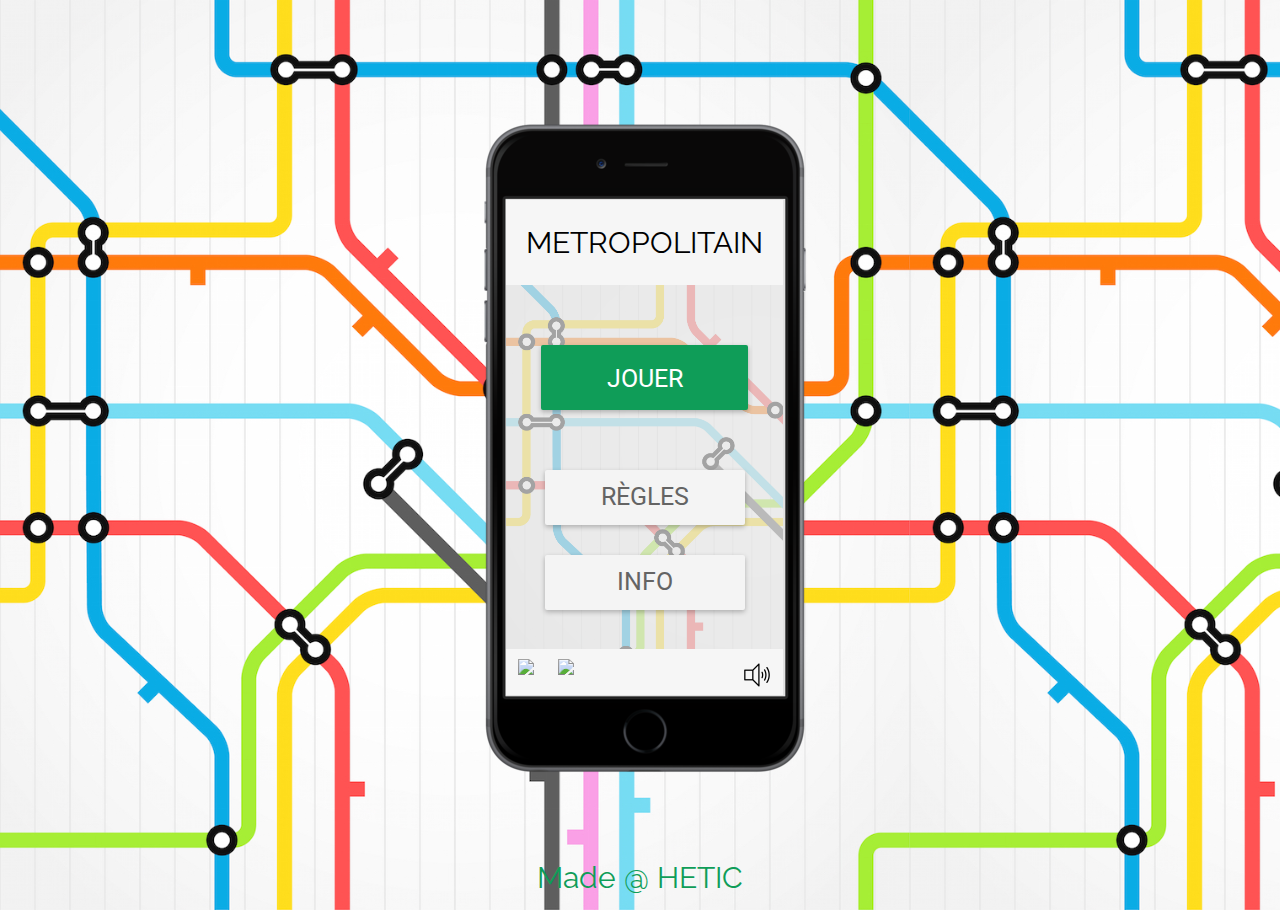
<file: index.html>
<!DOCTYPE html>
<html lang="fr">

<head>
    <meta charset="utf-8">
    <title>Metropolitain</title>
    <link href="styles/style.css" rel="stylesheet">
    <link href='http://fonts.googleapis.com/css?family=Raleway:400' rel='stylesheet' type='text/css'>
    <link href='http://fonts.googleapis.com/css?family=Roboto:500,300,400' rel='stylesheet' type='text/css'>
    <link rel="import" href="https://www.polymer-project.org/0.5/components/paper-ripple/paper-ripple.html">
    <meta name="viewport" content="width=device-width, initial-scale=1.0, maximum-scale=1.0, minimum-scale=1.0, user-scalable=no, minimal-ui">
    <link rel="image_src" href="imgs/imgsrc.png" />
</head>

<body class="bg">

    <!--Loader -->

    <div class="load"></div>
    <i class="loader"></i>

    <!-- Container -->

    <div id="barre">
        METROPOLITAIN
    </div>

    <a href="level.html">
        <div class="button raised green transition big">
            <p>JOUER</p>
            <paper-ripple fit></paper-ripple>
        </div>
    </a>

    <a onclick="$('#popup_regles').fadeIn();">
        <div class="button raised grey transition" style="margin-top:60px;">
            <p>RÈGLES</p>
            <paper-ripple fit></paper-ripple>
        </div>
    </a>

    <a onclick="$('#popup_info').fadeIn();">
        <div class="button raised grey transition" style="margin-top:30px;">
            <p>INFO</p>
            <paper-ripple fit></paper-ripple>
        </div>
    </a>

    <div id="barre_bas">
        <img src="http://cdn.flaticon.com/png/256/10033.png" style="width:30px;float:left;padding-left:12px;padding-bottom:10px;">
        <img src="http://cdn.flaticon.com/png/256/69407.png" style="width:30px;float:left;">
        <img src="imgs/Volume.png" onclick="stop_sounds();" id="sound" />
    </div>
    
    <!-- Pop-up des règles et infos du quizz -->
    
    <div id="popup_regles" class="popup" onclick="hidePopup('popup_regles');">
        <h1>RÈGLES DU JEU</h1>
        <p>Une bonne réponse à une question vous permet de gagner un ticket.
            <br>Si vous n’avez pas le nombre de tickets nécessaire et que le contrôleur passe, vous retournez au début de la ligne.
            <br>Lorsqu’un musicien entre dans la rame, vous lui donnez un ticket de métro.
            <br>Des pickpockets peuvent survenir et vous voler vos tickets de métro.
            <br>Lorsque survient une grève, ou un accident de voyageur vous retournez deux stations en arrière.
            <br>Une fois arrivé au terminus avec 30 tickets, vous débloquez la ligne suivante.</p>
    </div>
    <div id="popup_info" class="popup" onclick="hidePopup('popup_info');">
        <h1>INFO</h1>
        <p>La Webapp Metroplolitain est desormais disponible sur tous vos navigateurs, aussi bien pour smartphone et tablette que sur ordinateur.
            <br>
            <br>Metropolitain est un jeux ludique axé sur le metro Parisien, très prenant il saura remplir vos moments d’ennui et vous ne pourrez plus vous en passer.
            <br>
            <br>Réalisé à HETIC - Par Amine Allali, Jasmine Ferhaoui, Luca Haenel, Lionel Paulus, Léo Sadoune, Lucie Zevacco- P2019</p>
    </div>
    
    <!--Son d'intro -->
    
    <audio id="intro" visibility="hidden">
        <source src="sound/intro.mp3" type="audio/mp3" />
    </audio>
</body>


<script src="https://ajax.googleapis.com/ajax/libs/jquery/2.1.3/jquery.min.js"></script>
<script type="text/javascript" src="js/js.cookie.js"></script>
<script type="text/javascript" src="js/main.js"></script>
<script type="text/javascript">
    $(document).ready(function () {
        play_sound('intro');
        if (!mobileAndTabletcheck() && (self.location.href.split('pc').length == 1) && (window == window.top)) {
            window.location.href = "pc/";
        }
    });
</script>

</html>
</file>
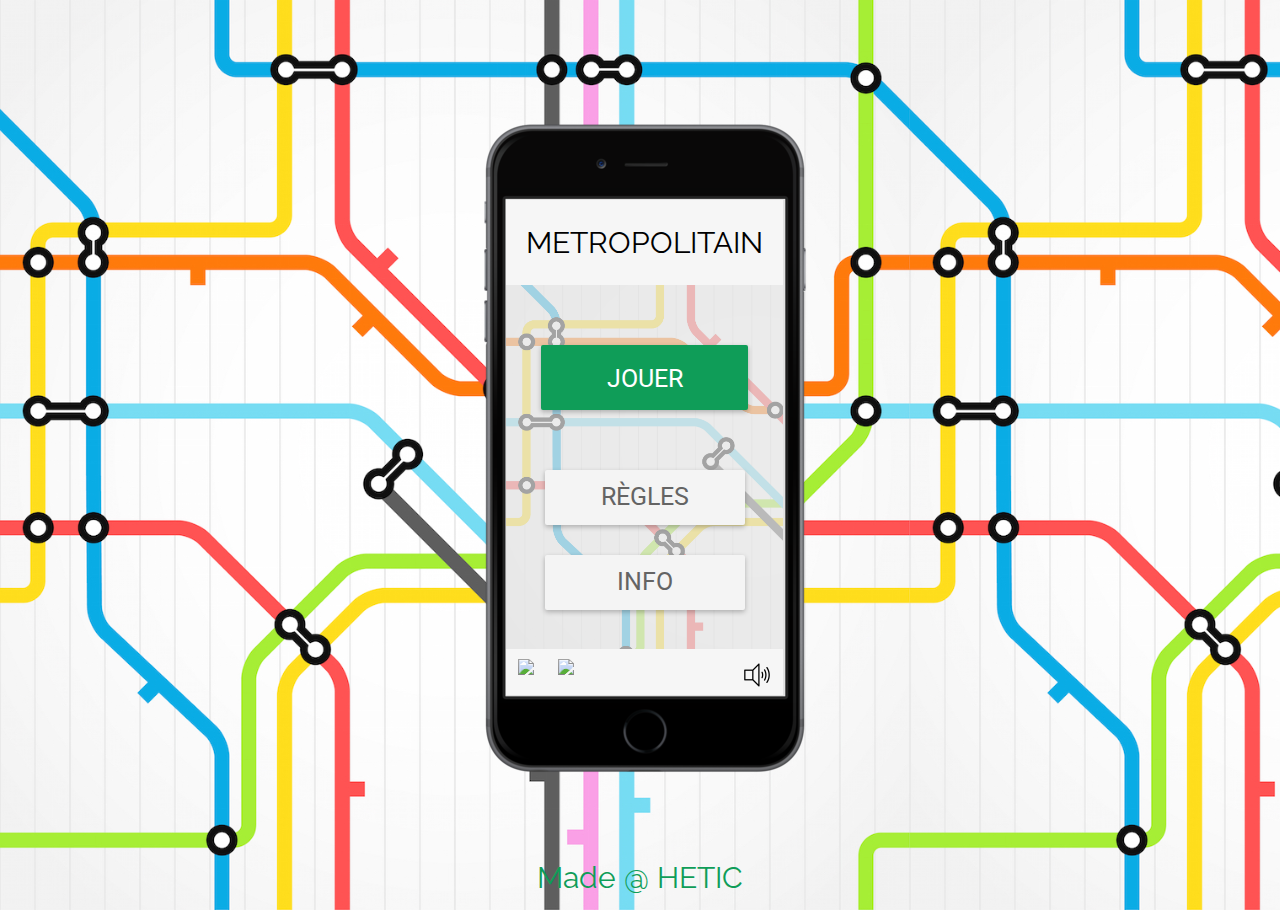
<file: pc/index.html>
<!DOCTYPE html>
<html lang="fr">

<head>
    <meta charset="utf-8">
    <title>Metropolitain</title>
    <link href="../styles/style_pc.css" rel="stylesheet">
    <link rel="icon" type="image/ico" href="../imgs/favicon.ico" />
    <link href='http://fonts.googleapis.com/css?family=Raleway:400' rel='stylesheet' type='text/css'>
    <link rel="image_src" href="../imgs/imgsrc.png" />
</head>

<body class="bg1">
    <div id='main'>
        <article>
            <iframe src="../index.html" width="277" height="495" frameborder="0" scrolling="yes">
                <p>Votre navigateur ne supporte pas l'élément iframe</p>
            </iframe><img src="../imgs/iphone6+.png">
        </article>
    </div>
    <footer>
        <p>Made @ HETIC</p>
    </footer>

</body>

</html>
</file>
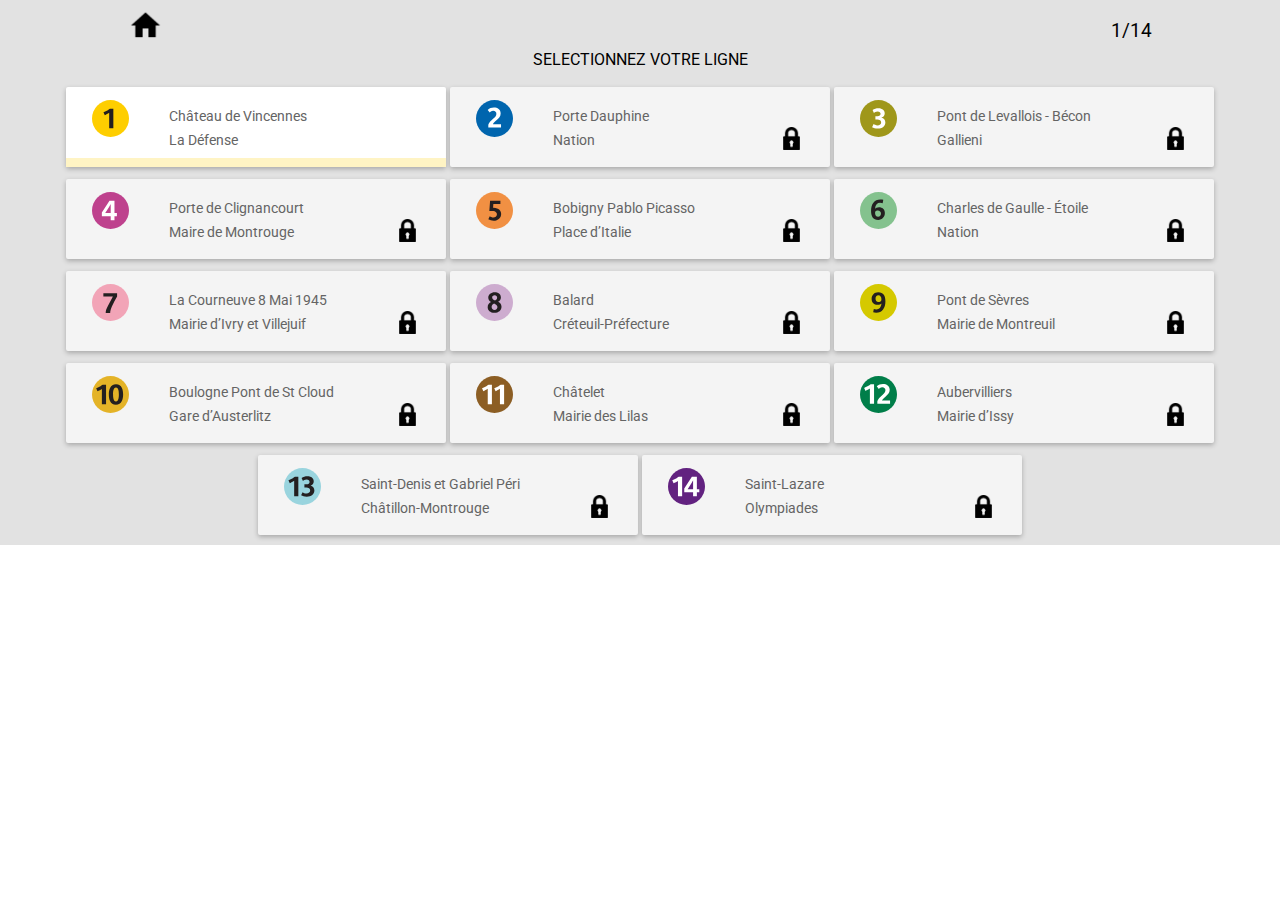
<file: level.html>
<!DOCTYPE html>
<html lang="fr">

<head>
    <meta charset="utf-8">
    <title>Metropolitain</title>
    <link href="styles/style.css" rel="stylesheet">
    <link href="styles/metrodna.css" rel="stylesheet">
    <link href='http://fonts.googleapis.com/css?family=Roboto:500,300,400' rel='stylesheet' type='text/css'>
    <link rel="import" href="https://www.polymer-project.org/0.5/components/paper-ripple/paper-ripple.html">
    <meta name="viewport" content="width=device-width, initial-scale=1.0, maximum-scale=1.0, minimum-scale=1.0, user-scalable=no, minimal-ui">
</head>

<body>

    <!--Loader -->

    <div class="load"></div>
    <i class="loader"></i>

    <!-- Container -->

    <div id="container">

        <a href="./"><img id="back" src="imgs/home.png">
        </a>
        <p id="sel_l">SELECTIONNEZ VOTRE LIGNE</p>
        <p id="count-l">1/14</p>


        <!--Pop-up de dévérouillage de lignes -->

        <div id="popup2">
            <img class="echap" onclick="hidePopup('popup2');" src="imgs/Cross.png" />
            <p>Vous devez disposer de 30 <img class="ticket" src="imgs/ticket1.png" /> &nbsp;&nbsp;&nbsp;&nbsp;&nbsp;&nbsp;pour pouvoir débloquer une autre ligne.</p>

            <div class="button raised green transition" style="margin-top:10px;" id="unlock">
                <h1>DÉVÉROUILLER</h1>
                <paper-ripple fit></paper-ripple>
            </div>
        </div>


        <!-- Sélection des lignes -->

        <div class="button raised" id="ligne1" onclick="verifLevel(1)">
            <span class="metro ligne1">Ligne 1</span>
            <p id="terminus">Château de Vincennes
                <br> La Défense</p>
            <div id="progress"></div>
            <div id="progress2"></div>
            <paper-ripple fit></paper-ripple>
        </div>

        <div class="button raised grey" id="ligne2" onclick="verifLevel(2)" ;>
            <span class="metro ligne2">Ligne 2</span>
            <p id="terminus">Porte Dauphine
                <br> Nation
            </p>
            <img class="lock" src="imgs/lock.png">
            <paper-ripple fit></paper-ripple>
        </div>

        <div class="button raised grey" id="ligne3" onclick="verifLevel(3)" ;>
            <span class="metro ligne3">Ligne 3</span>
            <p id="terminus">Pont de Levallois - Bécon
                <br> Gallieni
            </p>
            <img class="lock" src="imgs/lock.png">
            <paper-ripple fit></paper-ripple>
        </div>

        <div class="button raised grey" id="ligne4" onclick="verifLevel(4)" ;>
            <span class="metro ligne4">Ligne 4</span>
            <p id="terminus">Porte de Clignancourt
                <br> Maire de Montrouge</p>
            <img class="lock" src="imgs/lock.png">
            <paper-ripple fit></paper-ripple>
        </div>

        <div class="button raised grey" id="ligne5" onclick="verifLevel(5)" ;>
            <span class="metro ligne5">Ligne 5</span>
            <p id="terminus">Bobigny Pablo Picasso
                <br> Place d’Italie</p>
            <img class="lock" src="imgs/lock.png">
            <paper-ripple fit></paper-ripple>
        </div>

        <div class="button raised grey" id="ligne6" onclick="verifLevel(6)" ;>
            <span class="metro ligne6">Ligne 6</span>
            <p id="terminus">Charles de Gaulle - Étoile
                <br> Nation
            </p>
            <img class="lock" src="imgs/lock.png">
            <paper-ripple fit></paper-ripple>
        </div>

        <div class="button raised grey" id="ligne7" onclick="verifLevel(7)" ;>
            <span class="metro ligne7">Ligne 7</span>
            <p id="terminus">La Courneuve 8 Mai 1945
                <br> Mairie d’Ivry et Villejuif</p>
            <img class="lock" src="imgs/lock.png">
            <paper-ripple fit></paper-ripple>
        </div>

        <div class="button raised grey" id="ligne8" onclick="verifLevel(8)" ;>
            <span class="metro ligne8">Ligne 8</span>
            <p id="terminus">Balard
                <br> Créteuil-Préfecture
            </p>
            <img class="lock" src="imgs/lock.png">
            <paper-ripple fit></paper-ripple>
        </div>

        <div class="button raised grey" id="ligne9" onclick="verifLevel(9)" ;>
            <span class="metro ligne9">Ligne 9</span>
            <p id="terminus">Pont de Sèvres
                <br> Mairie de Montreuil</p>
            <img class="lock" src="imgs/lock.png">
            <paper-ripple fit></paper-ripple>
        </div>

        <div class="button raised grey" id="ligne10" onclick="verifLevel(10)" ;>
            <span class="metro ligne10">Ligne 10</span>
            <p id="terminus">Boulogne Pont de St Cloud
                <br> Gare d’Austerlitz</p>
            <img class="lock" src="imgs/lock.png">
            <paper-ripple fit></paper-ripple>
        </div>

        <div class="button raised grey" id="ligne11" onclick="verifLevel(11)" ;>
            <span class="metro ligne11">Ligne 11</span>
            <p id="terminus">Châtelet
                <br> Mairie des Lilas</p>
            <img class="lock" src="imgs/lock.png">
            <paper-ripple fit></paper-ripple>
        </div>

        <div class="button raised grey" id="ligne12" onclick="verifLevel(12)" ;>
            <span class="metro ligne12">Ligne 12</span>
            <p id="terminus">Aubervilliers
                <br> Mairie d’Issy</p>
            <img class="lock" src="imgs/lock.png">
            <paper-ripple fit></paper-ripple>
        </div>

        <div class="button raised grey" id="ligne13" onclick="verifLevel(13)" ;>
            <span class="metro ligne13">Ligne 13</span>
            <p id="terminus">Saint-Denis et Gabriel Péri
                <br> Châtillon-Montrouge
            </p>
            <img class="lock" src="imgs/lock.png">
            <paper-ripple fit></paper-ripple>
        </div>

        <div class="button raised grey" id="ligne14" onclick="verifLevel(14)" ;>
            <span class="metro ligne14">Ligne 14</span>
            <p id="terminus">Saint-Lazare
                <br> Olympiades
            </p>
            <img class="lock" src="imgs/lock.png">
            <paper-ripple fit></paper-ripple>
        </div>

    </div>
</body>


<script src="https://ajax.googleapis.com/ajax/libs/jquery/2.1.3/jquery.min.js"></script>
<script type="text/javascript" src="js/js.cookie.js"></script>
<script type="text/javascript" src="js/main.js"></script>
<script type="application/javascript">
    $(window).load(function () {
        $('#progress').css('width', user_data["actual_progression"] + "%");
        if(user_data["score"] < 30){
            $('#unlock').css('opacity', '0.3');
        }
    });
</script>
</html>
</file>
<file: styles/style.css>
* {
    font-family: 'Roboto';
}

body {
    margin: 0;
    background-color: white;
}

a {
    text-decoration: none;
}

.bg {
    width: 100%;
    height: auto;
    background: url(../imgs/capture.png);
    background-repeat: no-repeat;
    background-size: cover;
}

.bg1 {
    background: url(../imgs/Background.jpg);
    background-repeat: no-repeat;
    background-size: cover;
}

.load {
    width: 100%;
    height: 1000px;
    background: rgb(231, 231, 231);
    position: absolute;
    z-index: 10000;
}

#container {
    background: #e2e2e2;
    text-align: center;
}

#sel_l {
    text-align: center;
    margin: 0px 0px 15.8px 0px;
    padding-top: 49.8px;
    font-size: 1em;
}

#count-l {
    top: 0px;
    right: 10%;
    position: absolute;
    font-size: 1.2em;
}

#back {
    width: 35px;
    top: 12px;
    left: 10%;
    position: absolute;
}

#container > h2 {
    text-align: center;
    margin: 0px 0px 31.8px 0px;
    padding-top: 21.8px;
}

#barre {
    background: #f6f6f6;
    text-align: center;
    font-family: 'Raleway';
    font-size: 30px;
    padding: 25px 0px 25px 0px;
}

#barre_bas {
    background: #f6f6f6;
    text-align: right;
    position: fixed;
    width: 100%;
    bottom: 0px;
}

#barre_bas > img {
    padding-right: 10px;
    padding-top: 10px;
    cursor: pointer;
}

/*  ----- Sélection lignes ------  */

#terminus {
    top: 4%;
    left: 27%;
    position: absolute;
    text-align: left;
    font-size: 14px;
    line-height: 24px;
}

.lock {
    width: 17px;
    position: absolute;
    margin-top: 40px;
    right: 8%;
}

#back {
    width: 35px;
    top: 8px;
    left: 10%;
    position: absolute;
}

#container {
    background: #e2e2e2;
    text-align: center;
}

#sel_l {
    text-align: center;
    margin: 0px 0px 15.8px 0px;
    padding-top: 49.8px;
    font-size: 1em;
}

#count-l {
    top: 0px;
    right: 10%;
    position: absolute;
    font-size: 1.2em;
}

#progress {
    bottom: 0;
    height: 9px;
    background: #f8c808;
    position: absolute;
    z-index: 2;
}

#progress2 {
    bottom: 0;
    right: 0;
    height: 9px;
    width: 100%;
    background: #fff4c4;
    position: absolute;
    z-index: 1;
}

.button {
    display: inline-block;
    position: relative;
    border-radius: 2px;
    font-size: 0.9em;
    background-color: #fff;
    color: #646464;
    cursor: pointer;
    width: 95%;
    height: 80px;
    max-width: 380px;
    margin-bottom: 10px;
}

.button.raised.grey {
    background-color: #F4F4F4;
}

/*Animation material design*/

.button.raised {
    transition: box-shadow 0.2s cubic-bezier(0.4, 0, 0.2, 1);
    transition-delay: 0.2s;
    box-shadow: 0 2px 5px 0 rgba(0, 0, 0, 0.26);
}

.button.raised:active {
    box-shadow: 0 8px 17px 0 rgba(0, 0, 0, 0.2);
    transition-delay: 0s;
}

.button.transition {
    font-family: Arial;
    width: 75%;
    max-width: 200px;
    margin: auto;
    font-size: 25px;
    text-align: center;
    height: 55px;
    display: block;
}

.button.transition.big {
    max-width: 245px;
    height: 65px;
}

.button.transition.big p {
    padding-top: 19px;
}

.button.questionnaire {
    font-family: Arial;
    font-size: 15px;
    width: 93%;
    max-width: 400px;
    font-size: 18px;
    height: 33px;
    padding-top: 15px;
    word-break: break-all;
    overflow: hidden;
}

.button.green {
    background-color: #0f9d58;
    color: #fff;
    margin-top: 60px;
}

.button.greenq {
    background-color: #0f9d58;
    color: #fff;
}

.button.redq {
    background-color: #F34235;
    color: #fff;
}

.button.transition p {
    padding-top: 12px;
}

/*    ------ Jeu ------     */

.contain {
    text-align: center;
    background: white;
}

#question {
    font-family: 'Raleway';
    width: 80%;
    height: 80px;
    margin: auto;
    padding-top: 30px;
}

#barre_jeu {
    background: white;
    text-align: center;
    font-size: 1.1em;
    font-family: 'Raleway';
    padding: 25px 0px 25px 0px;
}

#barre_bas_jeu {
    background: #f6f6f6;
    text-align: right;
    width: 100%;
    height: 30px;
    overflow: hidden;
}

#barre_lignes {
    background: #f6f6f6;
    text-align: center;
    font-size: 0.8em;
    font-family: 'Raleway';
    height: 55px;
    padding-top: 35px;
}

#temps {
    font-family: 'Raleway';
    margin-top: -64px;
    margin-bottom: 20px;
    font-size: 32px;
}

.entre_station span {
    width: 39%;
    height: 7px;
    border-bottom: 5px solid #f8c808;
    display: block;
    margin: auto;
}

#station_from {
    width: 30%;
    height: auto;
    float: left;
    background: #f6f6f6;
}

#station_to {
    width: 30%;
    height: auto;
    float: right;
    background: #f6f6f6;
}

#barre_lignes:before {
    width: 20px;
    height: 20px;
    content: "\00a0";
    border-radius: 50%;
    background: #f8c808;
    left: 30%;
    position: absolute;
}

#barre_lignes:after {
    width: 20px;
    height: 20px;
    content: "\00a0";
    border-radius: 50%;
    background: #f8c808;
    right: 30%;
    top: 106px;
    position: absolute;
}

#circle {
    padding-top: 16px;
}

#score {
    position: absolute;
    right: 5%;
    top: 4%;
}

.answers {
    width: 93%;
    max-width: 400px;
    height: 50px;
    margin-bottom: 30px;
}

#progress_bar {
    left: 0;
    bottom: 0;
    height: 9px;
    width: 90%;
    background: #f8c808;
}

#transition {
    width: 100%;
    height: 462px;
    background: white;
    position: absolute;
    top: 161px;
    background-image: url(../imgs/Background.jpg);
    background-size: contain;
    z-index: 10;
}

.progress_bar {
    position: relative;
    margin-top: 20px;
}

#sounds {
    padding-top: 3px;
}

/*Popup évènement */

.popup {
    width: 85%;
    max-width: 500px;
    background-color: #F6F6F6;
    border: 5px solid #383838;
    border-radius: 9px;
    top: 17%;
    position: absolute;
    z-index: 20;
    left: 0;
    right: 0;
    margin-left: auto;
    margin-right: auto;
    display: none;
}

.popup .icon {
    width: 50%;
    margin: auto;
    position: relative;
    margin-left: 25%;
    margin-top: 20px;
}

.popup .echap {
    position: absolute;
    height: 5%;
    margin-left: 5.4%;
    margin-top: 5.4%;
    cursor: pointer;
}

.popup h1 {
    text-align: center;
    font-family: "futura";
}

.popup p {
    text-align: center;
    padding: 5px;
}

/*Popup dévérouillage lignes */

#popup2 {
    width: 70%;
    max-width: 500px;
    height: 60%;
    background-color: #F6F6F6;
    border: 5px solid #383838;
    border-radius: 9px;
    top: 17%;
    position: absolute;
    z-index: 20;
    left: 0;
    right: 0;
    margin-left: auto;
    margin-right: auto;
    display: none;
}

#popup2 .echap {
    position: absolute;
    height: 32px;
    left: 5.4%;
    margin-top: 5.4%;
    cursor: pointer;
}

#popup2 p {
    text-align: center;
    position: relative;
    margin-top: 20%;
    padding: 10px;
    line-height: 38px;
    font-size: 1em;
}

#popup2 h1 {
    text-align: center;
    font-size: 0.7em;
    padding-top: 18px;
}

#popup2 .ticket {
    width: 30px;
    position: absolute;
}

/*Popup en cas de victoire */

#popup_win {
    width: 70%;
    max-width: 500px;
    background-color: #F6F6F6;
    border: 5px solid #383838;
    border-radius: 40px;
    position: absolute;
    top: 17%;
    z-index: 20;
    left: 0;
    right: 0;
    margin-left: auto;
    margin-right: auto;
    text-align: center;
    display: none;
}

#popup_win img{
    width: 220px;
}

#popup_win .echap {
    position: absolute;
    height: 5%;
    margin-left: 5.4%;
    margin-top: 5.4%;
}

#popup_win h1 {
    text-align: center;
    font-family: "futura";
}

#popup_win p {
    text-align: center;
    padding: 5px;
}

.metro.ligne1.game {
    top: 2.4%;
    left: 4%;
    position: absolute;
    width: 40px;
}

.tickets {
    width:43px;
    position:absolute;
    right:10%;
    top:1%;
}

/*    ------ Loader ------     */

.loader {
    animation: load 1s linear infinite;
    -webkit-animation: load 1s linear infinite;
    border: .5em solid #555;
    border-radius: 50%;
    display: block;
    height: 2em;
    left: 50%;
    margin: -1.5em;
    position: absolute;
    top: 50%;
    width: 2em;
    z-index: 2000000;
}

.loader:after {
    border: .5em solid #0f9d58;
    border-radius: 50%;
    bottom: .9em;
    content: '';
    left: .1em;
    position: absolute;
    right: .9em;
    top: .1em;
}
</file>
<file: styles/style_pc.css>
.bg1 {
    background: url(../imgs/Background.jpg);
    background-size: contain;
}


/*    ----- Container ------     */


article {
    margin: auto;
    width: 730px;
    position:relative;
    padding-top:70px;
}

iframe {
    margin: auto;
    position: absolute;
    bottom: 127px;
    left: 38px;
    right: 30px;
}


/*    ----- Footer ------     */



footer {
    display: block;
    height: 50px;
    width: 600px;
    margin: auto;
}

footer > p {
    font-family: 'Raleway';
    text-align: center;
    font-size: 30px;
    padding-top:8px;
    color: #0f9d58;
}
</file>
<file: styles/metrodna.css>
/**********************************************************************/
/* MetroDNA - Par Clément Oriol                                       */
/* http://www.clementoriol.com/metrodna                               */
/* twitter : @oriolclement                                            */
/* clement@clementoriol.com                                           */
/* Documentation : http://www.clementoriol.com/metrodna/documentation */
/*********************************************************************

.metro, .tram, .transilien, .rer {
  position: relative;
  left: 0.2em;
  display: inline-block;
  width: 1.85em; /* Doit avoir la même valeur que background-size + 0.1 em, pour éviter les erreurs d'arrondi lorsque les em sont convertis en pixels 
  height: 1.85em; /* Pareil 
  background-size:95%;
  background-repeat: no-repeat;
  text-indent: -5000px;
} */

.metro, .tram, .transilien, .rer {
  position: relative;
/*
  left: -5.8em;
  top: -0.2em;
*/
  left: -38%;
  top: 0.9em;
  display: inline-block;
  width: 2.7em;
  height: 2.7em;
  background-size: 95%;
  background-repeat: no-repeat;
  text-indent: -5000px;
}

.metro.symbole{
    background-image:url([data-uri]);
}

.metro.ligne1{
	background-image:url([data-uri]);
}

.metro.ligne2{
	background-image:url([data-uri]);
}

.metro.ligne3{
	background-image:url([data-uri]);
}

.metro.ligne3b{
	background-image:url([data-uri]);
}

.metro.ligne4{
	background-image:url([data-uri]);
}

.metro.ligne5{
	background-image:url([data-uri]);
}

.metro.ligne6{
	background-image:url([data-uri]);
}

.metro.ligne7{
	background-image:url([data-uri]);
}

.metro.ligne7b{
	background-image:url([data-uri]);
}

.metro.ligne8{
	background-image:url([data-uri]);
}

.metro.ligne9{
	background-image:url([data-uri]);
}

.metro.ligne10{
	background-image:url([data-uri]);
}

.metro.ligne11{
	background-image:url([data-uri]);
}

.metro.ligne12{
	background-image:url([data-uri]);
}

.metro.ligne13{
	background-image:url([data-uri]);
}

.metro.ligne14{
	background-image:url([data-uri]);
}

.metro.ligne15{
    background-image:url([data-uri]);
}

.metro.ligne16{
    background-image:url([data-uri]);
}

.metro.ligne17{
    background-image:url([data-uri]);
}

.metro.ligne18{
    background-image:url([data-uri]);
}

.tram.ligne8{
    background-image:url([data-uri]);
}

.tram.ligne9{
    background-image:url([data-uri]);
}

.tram.ligne10{
    background-image:url([data-uri]);
}
</file>
